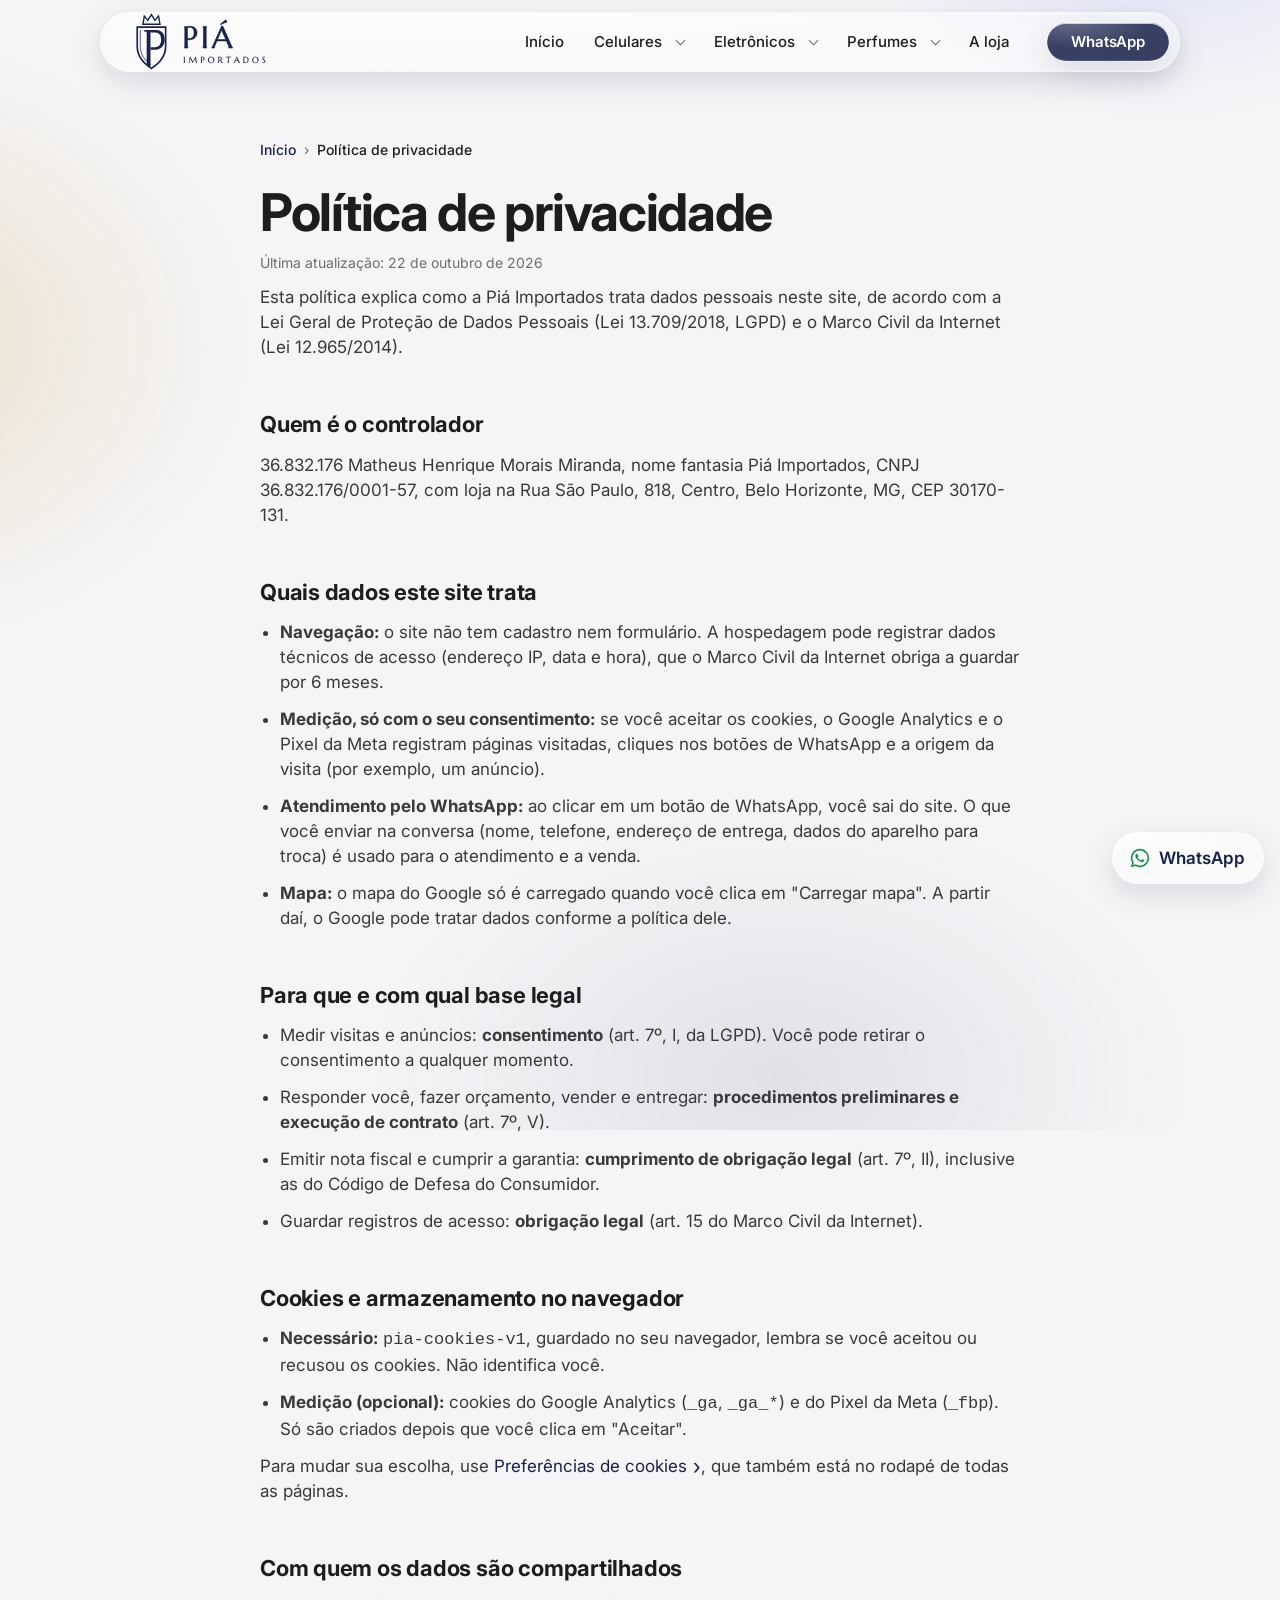
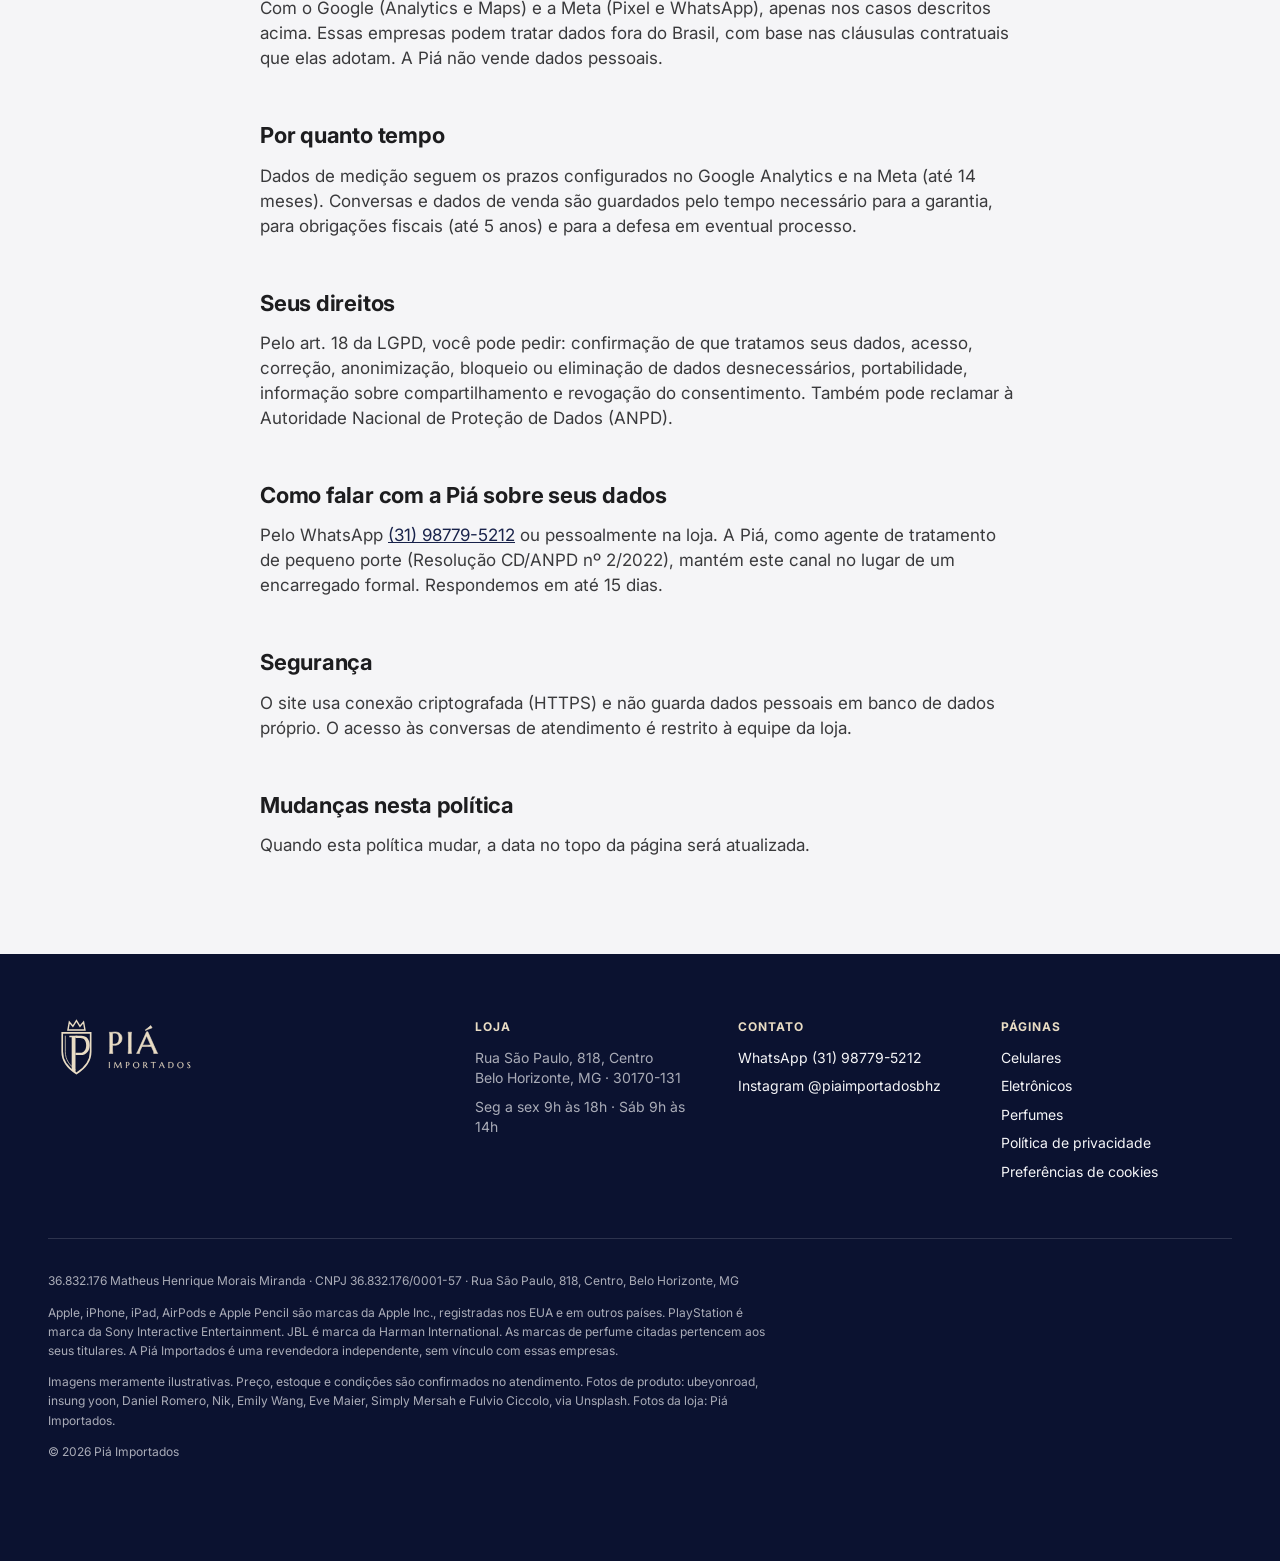
<file: privacidade.html>
<!doctype html>
<html lang="pt-BR">
<head>
  <meta charset="utf-8">
  <meta name="viewport" content="width=device-width, initial-scale=1, viewport-fit=cover">
  <title>Política de privacidade · Piá Importados</title>
  <meta name="description" content="Como a Piá Importados trata dados pessoais e cookies neste site, conforme a Lei Geral de Proteção de Dados (Lei 13.709/2018).">
  <meta name="robots" content="noindex, follow">
  <meta name="theme-color" content="#f5f5f7">
  <link rel="icon" href="assets/brand/favicon.ico" sizes="48x48">
  <link rel="icon" type="image/png" sizes="32x32" href="assets/brand/favicon-32.png">
  <link rel="icon" type="image/png" sizes="16x16" href="assets/brand/favicon-16.png">
  <link rel="apple-touch-icon" sizes="180x180" href="assets/brand/apple-touch-icon-180.png">
  <link rel="manifest" href="site.webmanifest">
  <link rel="preconnect" href="https://fonts.googleapis.com">
  <link rel="preconnect" href="https://fonts.gstatic.com" crossorigin>
  <link href="https://fonts.googleapis.com/css2?family=Inter:wght@400;500;600;700&display=swap" rel="stylesheet">
  <script>document.documentElement.classList.add("js")</script>
  <link rel="stylesheet" href="assets/css/tokens.css">
  <link rel="stylesheet" href="assets/css/style.css">
</head>
<body>
  <a class="pular" href="#conteudo">Pular para o conteúdo</a>
  <svg class="sr-only" aria-hidden="true" focusable="false">
    <filter id="refracao" x="0" y="0" width="100%" height="100%">
      <feTurbulence type="fractalNoise" baseFrequency="0.008 0.012" numOctaves="2" seed="7" result="ruido"/>
      <feGaussianBlur in="ruido" stdDeviation="2" result="ruidoSuave"/>
      <feDisplacementMap in="SourceGraphic" in2="ruidoSuave" scale="18" xChannelSelector="R" yChannelSelector="G"/>
    </filter>
  </svg>

  <!-- @topo -->
  <header class="topo" data-topo>
    <nav class="topo__barra vidro vidro--claro vidro--refrata" aria-label="Principal">
      <a class="topo__logo" href="index.html" aria-label="Piá Importados, página inicial">
        <img src="assets/brand/logo-horizontal-marinho.svg" alt="Piá Importados" width="170" height="44">
      </a>

      <ul class="menu" data-menu>
        <li class="menu__item"><a class="menu__link" href="index.html" data-pagina="index">Início</a></li>
        <li class="menu__item menu__item--sub">
          <a class="menu__link" href="iphone.html" data-pagina="iphone">Celulares</a>
          <button class="menu__abrir" type="button" aria-expanded="false" aria-controls="sub-celulares" aria-label="Mostrar seções de Celulares" data-gatilho><span class="menu__seta" aria-hidden="true"></span></button>
          <div class="submenu vidro vidro--claro" id="sub-celulares" data-submenu>
            <p class="submenu__titulo">Em Celulares</p>
            <a href="iphone.html#iphone-18-pro">iPhone 18 Pro e Pro Max<small>Lançamento, quatro cores</small></a>
            <a href="iphone.html#linha-17">Linha 17 e anteriores<small>Lacrados</small></a>
            <a href="iphone.html#seminovos">Seminovos<small>Condições informadas antes da compra</small></a>
            <a href="iphone.html#troca">Troca do seu usado<small>Seu iPhone como parte do pagamento</small></a>
          </div>
        </li>
        <li class="menu__item menu__item--sub">
          <a class="menu__link" href="eletronicos.html" data-pagina="eletronicos">Eletrônicos</a>
          <button class="menu__abrir" type="button" aria-expanded="false" aria-controls="sub-eletronicos" aria-label="Mostrar seções de Eletrônicos" data-gatilho><span class="menu__seta" aria-hidden="true"></span></button>
          <div class="submenu vidro vidro--claro" id="sub-eletronicos" data-submenu>
            <p class="submenu__titulo">Em Eletrônicos</p>
            <a href="eletronicos.html#ipad">iPad e Apple Pencil</a>
            <a href="eletronicos.html#airpods">AirPods</a>
            <a href="eletronicos.html#playstation">PlayStation 5</a>
            <a href="eletronicos.html#jbl">Caixas JBL</a>
          </div>
        </li>
        <li class="menu__item menu__item--sub">
          <a class="menu__link" href="perfumes.html" data-pagina="perfumes">Perfumes</a>
          <button class="menu__abrir" type="button" aria-expanded="false" aria-controls="sub-perfumes" aria-label="Mostrar seções de Perfumes" data-gatilho><span class="menu__seta" aria-hidden="true"></span></button>
          <div class="submenu vidro vidro--claro" id="sub-perfumes" data-submenu>
            <p class="submenu__titulo">Em Perfumes</p>
            <a href="perfumes.html#femininos">Femininos</a>
            <a href="perfumes.html#masculinos">Masculinos</a>
            <a href="perfumes.html#como-comprar">Como comprar</a>
          </div>
        </li>
        <li class="menu__item"><a class="menu__link" href="index.html#loja">A loja</a></li>
      </ul>

      <a class="botao botao--azul botao--p topo__cta vidro" href="https://wa.me/5531987795212" data-wa="Olá! Vim pelo site da Piá e quero falar com vocês." data-wa-origem="menu">WhatsApp</a>
      <button class="topo__abrir" type="button" aria-expanded="false" aria-controls="menu-celular" data-abrir-menu>
        <span class="topo__abrir-texto">Menu</span><span class="topo__hamburguer" aria-hidden="true"></span>
      </button>
    </nav>

    <div class="gaveta vidro vidro--claro" id="menu-celular" data-gaveta hidden>
      <a class="gaveta__pagina" href="index.html" data-pagina="index">Início</a>
      <div class="gaveta__grupo">
        <a class="gaveta__pagina" href="iphone.html" data-pagina="iphone">Celulares <span aria-hidden="true">›</span></a>
        <a href="iphone.html#iphone-18-pro">iPhone 18 Pro e Pro Max</a>
        <a href="iphone.html#linha-17">Linha 17 e anteriores</a>
        <a href="iphone.html#seminovos">Seminovos</a>
        <a href="iphone.html#troca">Troca do seu usado</a>
      </div>
      <div class="gaveta__grupo">
        <a class="gaveta__pagina" href="eletronicos.html" data-pagina="eletronicos">Eletrônicos <span aria-hidden="true">›</span></a>
        <a href="eletronicos.html#ipad">iPad e Apple Pencil</a>
        <a href="eletronicos.html#airpods">AirPods</a>
        <a href="eletronicos.html#playstation">PlayStation 5</a>
        <a href="eletronicos.html#jbl">Caixas JBL</a>
      </div>
      <div class="gaveta__grupo">
        <a class="gaveta__pagina" href="perfumes.html" data-pagina="perfumes">Perfumes <span aria-hidden="true">›</span></a>
        <a href="perfumes.html#femininos">Femininos</a>
        <a href="perfumes.html#masculinos">Masculinos</a>
        <a href="perfumes.html#como-comprar">Como comprar</a>
      </div>
      <a class="gaveta__pagina" href="index.html#avaliacoes">Avaliações</a>
      <a class="gaveta__pagina" href="index.html#loja">A loja e o horário</a>
      <a class="botao botao--azul gaveta__cta vidro" href="https://wa.me/5531987795212" data-wa="Olá! Vim pelo site da Piá e quero falar com vocês." data-wa-origem="menu-celular">Falar no WhatsApp</a>
    </div>
  </header>

  <nav class="abas vidro vidro--claro vidro--refrata" aria-label="Abas do site">
    <a class="abas__item" href="index.html" data-pagina="index">
      <svg viewBox="0 0 24 24" aria-hidden="true"><path d="M4 10.5 12 4l8 6.5V20a1 1 0 0 1-1 1h-4.5v-6h-5v6H5a1 1 0 0 1-1-1z"/></svg>
      <span>Início</span>
    </a>
    <a class="abas__item" href="iphone.html" data-pagina="iphone">
      <svg viewBox="0 0 24 24" aria-hidden="true"><rect x="6.5" y="2.5" width="11" height="19" rx="2.6"/><path d="M10.5 5h3"/></svg>
      <span>Celulares</span>
    </a>
    <a class="abas__item" href="eletronicos.html" data-pagina="eletronicos">
      <svg viewBox="0 0 24 24" aria-hidden="true"><path d="M4 15.5V12a8 8 0 0 1 16 0v3.5"/><rect x="3.5" y="14" width="4.5" height="6.5" rx="1.6"/><rect x="16" y="14" width="4.5" height="6.5" rx="1.6"/></svg>
      <span>Eletrônicos</span>
    </a>
    <a class="abas__item" href="perfumes.html" data-pagina="perfumes">
      <svg viewBox="0 0 24 24" aria-hidden="true"><rect x="6" y="9" width="12" height="12" rx="3"/><path d="M10 9V6.5h4V9M9.5 4h5"/></svg>
      <span>Perfumes</span>
    </a>
    <a class="abas__item abas__item--whats" href="https://wa.me/5531987795212" data-wa="Olá! Vim pelo site da Piá e quero falar com vocês." data-wa-origem="abas">
      <svg viewBox="0 0 24 24" aria-hidden="true"><path d="M12 3a9 9 0 0 0-7.8 13.5L3 21l4.6-1.2A9 9 0 1 0 12 3Z"/><path d="M9 9.2c.2 2.6 2.9 5.3 5.6 5.6l1-1.3-1.8-.9-.8.8c-1-.4-2-1.4-2.4-2.4l.8-.8-.9-1.8z"/></svg>
      <span>WhatsApp</span>
    </a>
  </nav>
  <!-- /@topo -->

  <main id="conteudo" class="texto-legal">
    <div class="largura largura--leitura">
      <nav class="caminho" aria-label="Você está em"><a href="index.html">Início</a><span aria-hidden="true">›</span><span aria-current="page">Política de privacidade</span></nav>
      <h1>Política de privacidade</h1>
      <p class="atualizado">Última atualização: 22 de outubro de 2026</p>

      <p>Esta política explica como a Piá Importados trata dados pessoais neste site, de acordo com a Lei Geral de Proteção de Dados Pessoais (Lei 13.709/2018, LGPD) e o Marco Civil da Internet (Lei 12.965/2014).</p>

      <h2>Quem é o controlador</h2>
      <p><span data-razao-social>36.832.176 Matheus Henrique Morais Miranda</span>, nome fantasia Piá Importados, CNPJ <span data-cnpj>36.832.176/0001-57</span>, com loja na Rua São Paulo, 818, Centro, Belo Horizonte, MG, CEP 30170-131.</p>

      <h2>Quais dados este site trata</h2>
      <ul>
        <li><strong>Navegação:</strong> o site não tem cadastro nem formulário. A hospedagem pode registrar dados técnicos de acesso (endereço IP, data e hora), que o Marco Civil da Internet obriga a guardar por 6 meses.</li>
        <li><strong>Medição, só com o seu consentimento:</strong> se você aceitar os cookies, o Google Analytics e o Pixel da Meta registram páginas visitadas, cliques nos botões de WhatsApp e a origem da visita (por exemplo, um anúncio).</li>
        <li><strong>Atendimento pelo WhatsApp:</strong> ao clicar em um botão de WhatsApp, você sai do site. O que você enviar na conversa (nome, telefone, endereço de entrega, dados do aparelho para troca) é usado para o atendimento e a venda.</li>
        <li><strong>Mapa:</strong> o mapa do Google só é carregado quando você clica em "Carregar mapa". A partir daí, o Google pode tratar dados conforme a política dele.</li>
      </ul>

      <h2>Para que e com qual base legal</h2>
      <ul>
        <li>Medir visitas e anúncios: <strong>consentimento</strong> (art. 7º, I, da LGPD). Você pode retirar o consentimento a qualquer momento.</li>
        <li>Responder você, fazer orçamento, vender e entregar: <strong>procedimentos preliminares e execução de contrato</strong> (art. 7º, V).</li>
        <li>Emitir nota fiscal e cumprir a garantia: <strong>cumprimento de obrigação legal</strong> (art. 7º, II), inclusive as do Código de Defesa do Consumidor.</li>
        <li>Guardar registros de acesso: <strong>obrigação legal</strong> (art. 15 do Marco Civil da Internet).</li>
      </ul>

      <h2 id="cookies">Cookies e armazenamento no navegador</h2>
      <ul>
        <li><strong>Necessário:</strong> <code>pia-cookies-v1</code>, guardado no seu navegador, lembra se você aceitou ou recusou os cookies. Não identifica você.</li>
        <li><strong>Medição (opcional):</strong> cookies do Google Analytics (<code>_ga</code>, <code>_ga_*</code>) e do Pixel da Meta (<code>_fbp</code>). Só são criados depois que você clica em "Aceitar".</li>
      </ul>
      <p>Para mudar sua escolha, use <button class="link-seta" type="button" data-abrir-cookies style="background:none;border:0;padding:0;cursor:pointer;font:inherit">Preferências de cookies</button>, que também está no rodapé de todas as páginas.</p>

      <h2>Com quem os dados são compartilhados</h2>
      <p>Com o Google (Analytics e Maps) e a Meta (Pixel e WhatsApp), apenas nos casos descritos acima. Essas empresas podem tratar dados fora do Brasil, com base nas cláusulas contratuais que elas adotam. A Piá não vende dados pessoais.</p>

      <h2>Por quanto tempo</h2>
      <p>Dados de medição seguem os prazos configurados no Google Analytics e na Meta (até 14 meses). Conversas e dados de venda são guardados pelo tempo necessário para a garantia, para obrigações fiscais (até 5 anos) e para a defesa em eventual processo.</p>

      <h2>Seus direitos</h2>
      <p>Pelo art. 18 da LGPD, você pode pedir: confirmação de que tratamos seus dados, acesso, correção, anonimização, bloqueio ou eliminação de dados desnecessários, portabilidade, informação sobre compartilhamento e revogação do consentimento. Também pode reclamar à Autoridade Nacional de Proteção de Dados (ANPD).</p>

      <h2>Como falar com a Piá sobre seus dados</h2>
      <p>Pelo WhatsApp <a href="https://wa.me/5531987795212" data-wa="Olá! Quero fazer um pedido sobre meus dados pessoais (LGPD)." data-wa-origem="privacidade"><span data-whatsapp-exibicao>(31) 98779-5212</span></a> ou pessoalmente na loja. A Piá, como agente de tratamento de pequeno porte (Resolução CD/ANPD nº 2/2022), mantém este canal no lugar de um encarregado formal. Respondemos em até 15 dias.</p>

      <h2>Segurança</h2>
      <p>O site usa conexão criptografada (HTTPS) e não guarda dados pessoais em banco de dados próprio. O acesso às conversas de atendimento é restrito à equipe da loja.</p>

      <h2>Mudanças nesta política</h2>
      <p>Quando esta política mudar, a data no topo da página será atualizada.</p>
    </div>
  </main>

  <!-- @rodape -->
  <footer class="rodape">
    <div class="largura">
      <div class="rodape__topo">
        <img src="assets/brand/logo-horizontal-creme.svg" width="170" height="44" alt="Piá Importados" loading="lazy">
        <div class="rodape__colunas">
          <div>
            <h3>Loja</h3>
            <p>Rua São Paulo, 818, Centro<br>Belo Horizonte, MG · 30170-131</p>
            <p>Seg a sex 9h às 18h · Sáb 9h às 14h</p>
          </div>
          <div>
            <h3>Contato</h3>
            <p><a href="https://wa.me/5531987795212" data-wa="Olá! Vim pelo site da Piá." data-wa-origem="rodape">WhatsApp <span data-whatsapp-exibicao>(31) 98779-5212</span></a></p>
            <p><a href="https://www.instagram.com/piaimportadosbhz/" target="_blank" rel="noopener">Instagram @piaimportadosbhz</a></p>
          </div>
          <div>
            <h3>Páginas</h3>
            <p><a href="iphone.html">Celulares</a></p>
            <p><a href="eletronicos.html">Eletrônicos</a></p>
            <p><a href="perfumes.html">Perfumes</a></p>
            <p><a href="privacidade.html">Política de privacidade</a></p>
            <p><button class="rodape__link" type="button" data-abrir-cookies>Preferências de cookies</button></p>
          </div>
        </div>
      </div>
      <div class="rodape__legal">
        <p><span data-razao-social>36.832.176 Matheus Henrique Morais Miranda</span> · CNPJ <span data-cnpj>36.832.176/0001-57</span> · Rua São Paulo, 818, Centro, Belo Horizonte, MG</p>
        <p>Apple, iPhone, iPad, AirPods e Apple Pencil são marcas da Apple Inc., registradas nos EUA e em outros países. PlayStation é marca da Sony Interactive Entertainment. JBL é marca da Harman International. As marcas de perfume citadas pertencem aos seus titulares. A Piá Importados é uma revendedora independente, sem vínculo com essas empresas.</p>
        <p>Imagens meramente ilustrativas. Preço, estoque e condições são confirmados no atendimento. Fotos de produto: ubeyonroad, insung yoon, Daniel Romero, Nik, Emily Wang, Eve Maier, Simply Mersah e Fulvio Ciccolo, via Unsplash. Fotos da loja: Piá Importados.</p>
        <p>© <span data-ano>2026</span> Piá Importados</p>
      </div>
    </div>
  </footer>

  <a class="flutuante vidro vidro--claro" href="https://wa.me/5531987795212" data-wa="Olá! Vim pelo site da Piá e quero falar com vocês." data-wa-origem="flutuante" aria-label="Falar no WhatsApp">
    <svg viewBox="0 0 24 24" width="22" height="22" aria-hidden="true"><path fill="currentColor" d="M12 2a10 10 0 0 0-8.6 15.1L2 22l5-1.3A10 10 0 1 0 12 2Zm0 18.2a8.2 8.2 0 0 1-4.2-1.1l-.3-.2-3 .8.8-2.9-.2-.3A8.2 8.2 0 1 1 12 20.2Zm4.5-6.1c-.2-.1-1.5-.7-1.7-.8-.2-.1-.4-.1-.6.1l-.8 1c-.1.2-.3.2-.5.1a6.7 6.7 0 0 1-3.3-2.9c-.3-.4.2-.4.7-1.4.1-.2 0-.3 0-.4l-.8-1.8c-.2-.5-.4-.4-.6-.4h-.5c-.2 0-.4.1-.6.3-.2.2-.8.8-.8 2s.8 2.3.9 2.5c.1.2 1.6 2.5 4 3.5 1.5.6 2.1.7 2.8.6.5-.1 1.5-.6 1.7-1.2.2-.6.2-1.1.2-1.2-.1-.1-.2-.2-.4-.3Z"/></svg>
    <span class="flutuante__texto">WhatsApp</span>
  </a>

  <div class="cookies vidro vidro--claro" data-cookies role="dialog" aria-live="polite" aria-label="Aviso de cookies" hidden>
    <p>Usamos cookies de medição (Google Analytics e Meta) apenas se você permitir. Eles ajudam a entender quais anúncios trazem visitas. <a href="privacidade.html#cookies">Saiba mais</a></p>
    <div class="cookies__acoes">
      <button class="botao botao--contorno botao--p vidro" type="button" data-cookies-recusar>Recusar</button>
      <button class="botao botao--azul botao--p vidro" type="button" data-cookies-aceitar>Aceitar</button>
    </div>
  </div>
  <!-- /@rodape -->

  <script src="assets/js/config.js"></script>
  <script src="assets/js/main.js" defer></script>
</body>
</html>
</file>
<file: assets/css/tokens.css>
/* Piá Importados: tokens da identidade visual (v1.0, out/2026)
   Fonte única de cores, tipografia, espaçamento, vidro e movimento.
   O site importa este arquivo; qualquer peça nova deve partir daqui. */

:root {
  /* Cor: marca (tirada da sacola e do cartão de entrega) */
  --azul-pia: #18224a;        /* azul-marinho da sacola */
  --azul-noite: #0b1230;      /* fundo das seções escuras */
  --azul-tinta: #22306a;      /* hover e estados do azul */
  --creme-pia: #e9dcc4;       /* creme do brasão impresso */
  --creme-claro: #f6f1e7;     /* fundo editorial (equipe, perfumes) */

  /* Cor: neutros de vitrine (base clara estilo Apple) */
  --papel: #f5f5f7;           /* fundo claro principal */
  --branco: #ffffff;
  --grafite: #1d1d1f;         /* texto principal no claro */
  --grafite-2: #6e6e73;       /* texto secundário no claro */
  --linha: rgba(29, 29, 31, 0.1);

  /* Cor: texto no escuro */
  --texto-claro: #f5f5f7;
  --texto-claro-2: rgba(245, 245, 247, 0.68);
  --linha-clara: rgba(255, 255, 255, 0.14);

  /* Cor: funcional */
  --estrela: #f5b301;         /* só nas estrelas de avaliação */
  --whatsapp: #1f8f4e;        /* só no ícone do WhatsApp, nunca em blocos */
  --foco: #4c7dff;            /* anel de foco acessível */

  /* Cores dos iPhone 18 Pro (rótulos e swatches) */
  --ip-burgundy: #4a1420;
  --ip-glacier: #c9dbe8;
  --ip-preto: #1d1e21;
  --ip-prata: #d9dadd;

  /* Tipografia: San Francisco no ecossistema Apple, Inter como reserva aberta */
  --fonte: -apple-system, BlinkMacSystemFont, "SF Pro Display", "SF Pro Text", "Inter", "Helvetica Neue", Arial, sans-serif;
  --fonte-editorial: ui-serif, "New York", "Iowan Old Style", "Times New Roman", serif; /* só na página de perfumes */

  --t-hero: clamp(2.75rem, 6.2vw, 5.75rem);     /* 44 → 92px */
  --t-h2: clamp(2rem, 4.6vw, 3.75rem);         /* 32 → 60px */
  --t-h3: clamp(1.375rem, 2.2vw, 1.75rem);     /* 22 → 28px */
  --t-lead: clamp(1.125rem, 1.6vw, 1.375rem);  /* 18 → 22px */
  --t-corpo: 1.0625rem;                        /* 17px, o corpo da apple.com */
  --t-pequeno: 0.875rem;                       /* 14px */
  --t-eyebrow: 0.8125rem;                      /* 13px, caixa-alta espaçada */

  --peso-titulo: 600;
  --peso-corpo: 400;
  --tracking-titulo: -0.022em;
  --tracking-eyebrow: 0.14em;

  /* Espaço (base 4) */
  --e-1: 4px; --e-2: 8px; --e-3: 12px; --e-4: 16px; --e-5: 24px;
  --e-6: 32px; --e-7: 48px; --e-8: 64px; --e-9: 96px; --e-10: 144px;
  --gutter: clamp(16px, 4vw, 48px);
  --largura: 1200px;
  --leitura: 640px;

  /* Forma */
  --raio-s: 12px;
  --raio-m: 22px;
  --raio-l: 32px;
  --raio-pill: 999px;

  /* Liquid Glass */
  --vidro-claro-fundo: rgba(255, 255, 255, 0.56);
  --vidro-claro-borda: rgba(255, 255, 255, 0.7);
  --vidro-escuro-fundo: rgba(24, 34, 74, 0.38);
  --vidro-escuro-borda: rgba(255, 255, 255, 0.18);
  --vidro-blur: 20px;
  --vidro-saturacao: 180%;
  --vidro-brilho: inset 0 1px 0 rgba(255, 255, 255, 0.75), inset 0 -1px 0 rgba(255, 255, 255, 0.12);
  --vidro-sombra: 0 10px 30px rgba(11, 18, 48, 0.14);

  /* Movimento (curvas da linha Emil Kowalski) */
  --ease-out: cubic-bezier(0.23, 1, 0.32, 1);
  --ease-in-out: cubic-bezier(0.77, 0, 0.175, 1);
  --ease-drawer: cubic-bezier(0.32, 0.72, 0, 1);
  --d-press: 140ms;
  --d-ui: 200ms;
  --d-revelar: 700ms;
}
</file>
<file: assets/css/style.css>
/* Piá Importados: estilos do site. Tokens em tokens.css. */

/* Base */
*, *::before, *::after { box-sizing: border-box; }
html { -webkit-text-size-adjust: 100%; scroll-padding-top: 96px; }
body {
  margin: 0;
  font-family: var(--fonte);
  font-size: var(--t-corpo);
  line-height: 1.47;
  color: var(--grafite);
  background: var(--papel);
  -webkit-font-smoothing: antialiased;
  text-rendering: optimizeLegibility;
  overflow-x: clip;
}
img { display: block; max-width: 100%; height: auto; }
a { color: inherit; }
button { font: inherit; color: inherit; }
h1, h2, h3, p, ul, ol, dl, figure, blockquote { margin: 0; }
ul, ol { padding: 0; list-style: none; }

.sr-only {
  position: absolute !important; width: 1px; height: 1px; padding: 0; margin: -1px;
  overflow: hidden; clip: rect(0 0 0 0); white-space: nowrap; border: 0;
}
.pular {
  position: fixed; left: 16px; top: -60px; z-index: 100;
  padding: 10px 16px; border-radius: var(--raio-pill);
  background: var(--azul-pia); color: var(--branco); text-decoration: none;
  transition: transform var(--d-ui) var(--ease-out);
}
.pular:focus { transform: translateY(76px); }

:focus-visible { outline: 3px solid var(--foco); outline-offset: 3px; border-radius: 6px; }

.largura { width: min(100% - 2 * var(--gutter), var(--largura)); margin-inline: auto; }
.largura--leitura { width: min(100% - 2 * var(--gutter), 760px); }

/* Tipografia */
.eyebrow {
  font-size: var(--t-eyebrow); font-weight: 600; letter-spacing: var(--tracking-eyebrow);
  text-transform: uppercase; color: var(--azul-pia); margin-bottom: var(--e-4);
}
.eyebrow--creme { color: var(--creme-pia); }
.titulo-2 {
  font-size: var(--t-h2); font-weight: var(--peso-titulo); line-height: 1.06;
  letter-spacing: var(--tracking-titulo); text-wrap: balance;
}
.lead-secao {
  font-size: var(--t-lead); line-height: 1.4; color: var(--grafite-2);
  max-width: 38ch; margin-top: var(--e-5); text-wrap: pretty;
}
.lead-secao--claro { color: var(--texto-claro-2); }

.escuro { position: relative; isolation: isolate; overflow: clip; background: var(--azul-noite); color: var(--texto-claro); }

/* Fundo vivo: luzes suaves nas cores da loja, derivando devagar (só transform).
   Claro: uma camada fixa atrás da página inteira. Escuro: uma camada por seção. */
body::before {
  content: ""; position: fixed; inset: -18vmax; z-index: -1; pointer-events: none;
  background:
    radial-gradient(38vmax 30vmax at 80% 6%, rgba(75, 91, 255, 0.17), transparent 70%),
    radial-gradient(42vmax 34vmax at 6% 42%, rgba(233, 220, 196, 0.9), transparent 70%),
    radial-gradient(46vmax 30vmax at 58% 96%, rgba(24, 34, 74, 0.09), transparent 70%);
  animation: deriva 34s var(--ease-in-out) infinite alternate;
}
.perfumes::before {
  background:
    radial-gradient(40vmax 32vmax at 82% 10%, rgba(233, 220, 196, 0.95), transparent 70%),
    radial-gradient(40vmax 34vmax at 8% 50%, rgba(214, 170, 140, 0.35), transparent 70%),
    radial-gradient(46vmax 30vmax at 55% 96%, rgba(75, 91, 255, 0.08), transparent 70%);
}
.escuro::before {
  content: ""; position: absolute; inset: -20%; z-index: -1; pointer-events: none;
  background:
    radial-gradient(40% 42% at 14% 12%, rgba(75, 91, 255, 0.45), transparent 70%),
    radial-gradient(34% 40% at 88% 48%, rgba(122, 92, 255, 0.22), transparent 70%),
    radial-gradient(44% 30% at 42% 100%, rgba(233, 220, 196, 0.1), transparent 70%);
  animation: deriva 38s var(--ease-in-out) infinite alternate-reverse;
}
@keyframes deriva {
  from { transform: translate3d(-2%, -1.5%, 0) rotate(0deg) scale(1); }
  to { transform: translate3d(2%, 2%, 0) rotate(5deg) scale(1.05); }
}

/* Liquid Glass
   Camadas: fundo translúcido + blur/saturação do que está atrás,
   borda iluminada (::after) e reflexo especular que segue o cursor (::before). */
/* Uma receita só. Variáveis mudam a tinta; o tema escuro vem do contexto (.escuro). */
.vidro {
  --tinta: rgba(255, 255, 255, 0.46);
  --reflexo: rgba(255, 255, 255, 0.6);
  --aro: linear-gradient(140deg, rgba(255, 255, 255, 0.95), rgba(255, 255, 255, 0.18) 38%, rgba(255, 255, 255, 0.06) 62%, rgba(255, 255, 255, 0.65));
  --sombra-vidro: inset 0 1px 0 rgba(255, 255, 255, 0.7), inset 0 -1px 0 rgba(255, 255, 255, 0.12), 0 10px 30px rgba(11, 18, 48, 0.12);
  position: relative;
  isolation: isolate;
  background:
    radial-gradient(120% 120% at var(--mx, 20%) var(--my, 0%), var(--reflexo), transparent 55%),
    var(--tinta);
  -webkit-backdrop-filter: blur(var(--vidro-blur)) saturate(var(--vidro-saturacao));
  backdrop-filter: blur(var(--vidro-blur)) saturate(var(--vidro-saturacao));
  border: 1px solid transparent;
  box-shadow: var(--sombra-vidro);
}
.vidro::after {
  content: ""; position: absolute; inset: -1px; border-radius: inherit; pointer-events: none; padding: 1px;
  background: var(--aro);
  -webkit-mask: linear-gradient(#000 0 0) content-box, linear-gradient(#000 0 0);
  -webkit-mask-composite: xor;
  mask: linear-gradient(#000 0 0) content-box exclude, linear-gradient(#000 0 0);
}
.escuro .vidro, .vidro--escuro {
  --tinta: rgba(255, 255, 255, 0.07);
  --reflexo: rgba(255, 255, 255, 0.16);
  --aro: linear-gradient(140deg, rgba(255, 255, 255, 0.5), rgba(255, 255, 255, 0.08) 40%, rgba(255, 255, 255, 0.03) 60%, rgba(233, 220, 196, 0.35));
  --sombra-vidro: inset 0 1px 0 rgba(255, 255, 255, 0.2), 0 18px 50px rgba(0, 0, 0, 0.3);
}
/* Vidro interativo: mesmo hover e mesmo toque em todo o site.
   Usa translate/scale (propriedades próprias) para não brigar com o transform das animações. */
a.vidro, button.vidro {
  transition: translate 200ms var(--ease-out), scale 140ms var(--ease-out), box-shadow 200ms ease, color 200ms ease;
}
a.vidro:active, button.vidro:active { scale: 0.97; }
@media (hover: hover) and (pointer: fine) {
  a.vidro:hover, button.vidro:hover { translate: 0 -2px; }
}
/* Refração real só no Chromium (classe posta pelo JS) */
.refrata .vidro--refrata {
  -webkit-backdrop-filter: url(#refracao) blur(14px) saturate(var(--vidro-saturacao));
  backdrop-filter: url(#refracao) blur(14px) saturate(var(--vidro-saturacao));
}
@supports not ((backdrop-filter: blur(1px)) or (-webkit-backdrop-filter: blur(1px))) {
  .vidro { background: rgba(255, 255, 255, 0.92); }
  .vidro--escuro { background: rgba(24, 34, 74, 0.92); }
}

/* Botões */
/* Todo botão é vidro (classe .vidro). Primário = vidro tingido; secundário = vidro transparente. */
.botao {
  display: inline-flex; align-items: center; justify-content: center; gap: var(--e-2);
  min-height: 48px; padding: 0 var(--e-6); border-radius: var(--raio-pill);
  font-size: 1rem; font-weight: 600; text-decoration: none; letter-spacing: -0.01em;
  border: 0; cursor: pointer; white-space: nowrap; color: var(--grafite);
}
.botao--p { min-height: 38px; padding: 0 var(--e-5); font-size: 0.9375rem; }
.botao--azul { --tinta: rgba(24, 34, 74, 0.86); --reflexo: rgba(255, 255, 255, 0.22); color: var(--branco); }
.botao--creme, .escuro .botao--creme { --tinta: rgba(233, 220, 196, 0.92); --reflexo: rgba(255, 255, 255, 0.7); color: var(--azul-pia); }
.botao--vidro, .botao--contorno { color: var(--grafite); }
.escuro .botao--vidro { color: var(--texto-claro); }
@media (hover: hover) and (pointer: fine) {
  .botao--azul:hover { --tinta: rgba(34, 48, 106, 0.9); }
  .botao--creme:hover { --tinta: rgba(241, 231, 213, 0.95); }
}

.link-seta {
  display: inline-flex; align-items: center; gap: 6px; font-weight: 500;
  color: var(--azul-pia); text-decoration: none;
}
.link-seta::after { content: "›"; font-size: 1.25em; line-height: 1; transition: transform var(--d-ui) var(--ease-out); }
.link-seta--creme { color: var(--creme-pia); }
@media (hover: hover) and (pointer: fine) {
  .link-seta:hover { text-decoration: underline; text-underline-offset: 4px; }
  .link-seta:hover::after { transform: translateX(3px); }
}

/* Topo e menu */
.topo {
  position: fixed; inset: 12px 0 auto; z-index: 50;
  display: flex; flex-direction: column; align-items: center; pointer-events: none;
}
.topo__barra {
  pointer-events: auto;
  display: flex; align-items: center; gap: var(--e-5);
  width: min(100% - 24px, 1080px); height: 60px; padding: 0 10px 0 22px;
  border-radius: var(--raio-pill);
  transition: box-shadow var(--d-ui) ease, background-color var(--d-ui) ease;
}
.topo--rolado .topo__barra { --tinta: rgba(255, 255, 255, 0.72); }
.topo__logo { flex: none; }
.topo__logo img { width: 150px; height: auto; }
.menu { display: flex; align-items: center; gap: 2px; margin-left: auto; }
.menu__item { position: relative; }
.menu__item--sub { display: flex; align-items: center; }
.menu__link {
  display: inline-flex; align-items: center;
  height: 40px; padding: 0 14px; border-radius: var(--raio-pill);
  font-size: 0.9375rem; font-weight: 500; color: var(--grafite); text-decoration: none;
  transition: background-color var(--d-ui) ease, color var(--d-ui) ease;
}
.menu__item--sub .menu__link { padding-right: 4px; }
.menu__abrir {
  display: inline-grid; place-items: center; width: 28px; height: 40px; margin-right: 4px;
  border: 0; border-radius: var(--raio-pill); background: transparent; cursor: pointer; color: var(--grafite-2);
  transition: background-color var(--d-ui) ease;
}
.menu__seta {
  width: 7px; height: 7px; border-right: 1.5px solid currentColor; border-bottom: 1.5px solid currentColor;
  transform: translateY(-2px) rotate(45deg); transition: transform var(--d-ui) var(--ease-out);
}
.menu__abrir[aria-expanded="true"] .menu__seta { transform: translateY(1px) rotate(225deg); }
.menu__abrir[aria-expanded="true"] { background: rgba(29, 29, 31, 0.06); }
/* Aba atual: o visitante sempre sabe em que página está */
.menu__link[aria-current="page"] { background: linear-gradient(180deg, rgba(255, 255, 255, 0.18), transparent 60%), rgba(24, 34, 74, 0.88); box-shadow: inset 0 1px 0 rgba(255, 255, 255, 0.25), 0 4px 12px rgba(24, 34, 74, 0.2); color: var(--branco); padding-right: 14px; }
.menu__item--sub .menu__link[aria-current="page"] { margin-right: 4px; }
@media (hover: hover) and (pointer: fine) {
  .menu__link:not([aria-current="page"]):hover, .menu__abrir:hover { background: rgba(29, 29, 31, 0.06); }
}
.submenu {
  position: absolute; top: calc(100% + 12px); left: 50%;
  width: 290px; padding: 10px; border-radius: var(--raio-m);
  display: grid; gap: 2px;
  transform-origin: top center;
  opacity: 0; visibility: hidden;
  transform: translateX(-50%) scale(0.97) translateY(-4px);
  transition: opacity 180ms var(--ease-out), transform 180ms var(--ease-out), visibility 0s linear 180ms;
}
.submenu.is-aberto {
  opacity: 1; visibility: visible; transform: translateX(-50%) scale(1) translateY(0);
  transition: opacity 180ms var(--ease-out), transform 180ms var(--ease-out), visibility 0s;
}
.submenu__titulo { padding: 8px 12px 6px; font-size: 0.75rem; font-weight: 600; letter-spacing: 0.08em; text-transform: uppercase; color: var(--grafite-2); }
.submenu a {
  display: grid; padding: 10px 12px; border-radius: var(--raio-s);
  text-decoration: none; font-weight: 500; font-size: 0.9375rem;
  transition: background-color 150ms ease;
}
.submenu a small { font-size: 0.8125rem; font-weight: 400; color: var(--grafite-2); }
.submenu .submenu__todos { color: var(--azul-pia); border-top: 1px solid var(--linha); border-radius: 0 0 var(--raio-s) var(--raio-s); margin-top: 4px; }
@media (hover: hover) and (pointer: fine) {
  .submenu a:hover { background: rgba(24, 34, 74, 0.07); }
}
.topo__abrir {
  display: none; align-items: center; gap: 10px; height: 44px; padding: 0 16px; margin-left: auto;
  border: 0; border-radius: var(--raio-pill); background: rgba(24, 34, 74, 0.07); cursor: pointer;
  font-size: 0.9375rem; font-weight: 600; color: var(--azul-pia);
}
.topo__abrir .topo__hamburguer, .topo__abrir .topo__hamburguer::before, .topo__abrir .topo__hamburguer::after { background: var(--azul-pia); }
.topo__hamburguer, .topo__hamburguer::before, .topo__hamburguer::after {
  display: block; width: 18px; height: 1.5px; background: var(--grafite); border-radius: 2px;
  transition: transform var(--d-ui) var(--ease-out), opacity var(--d-ui) ease;
}
.topo__hamburguer { position: relative; }
.topo__hamburguer::before, .topo__hamburguer::after { content: ""; position: absolute; left: 0; }
.topo__hamburguer::before { transform: translateY(-6px); }
.topo__hamburguer::after { transform: translateY(6px); }
.topo__abrir[aria-expanded="true"] .topo__hamburguer { background: transparent; }
.topo__abrir[aria-expanded="true"] .topo__hamburguer::before { transform: rotate(45deg); }
.topo__abrir[aria-expanded="true"] .topo__hamburguer::after { transform: rotate(-45deg); }

.gaveta {
  pointer-events: auto;
  width: min(100% - 24px, 520px); margin-top: 10px; padding: var(--e-5);
  border-radius: var(--raio-l);
  display: grid; gap: var(--e-5);
  max-height: calc(100dvh - 100px); overflow-y: auto; overscroll-behavior: contain;
  transform-origin: top center;
  transition: opacity 220ms var(--ease-out), transform 220ms var(--ease-out);
}
.gaveta[hidden] { display: none; }
.gaveta.is-entrando { opacity: 0; transform: scale(0.97) translateY(-6px); }
.gaveta { gap: var(--e-2); }
.gaveta__pagina {
  display: flex; justify-content: space-between; align-items: center;
  padding: 12px 14px; border-radius: var(--raio-s);
  font-size: 1.1875rem; font-weight: 600; letter-spacing: -0.01em; text-decoration: none;
}
.gaveta__pagina[aria-current="page"] { background: linear-gradient(180deg, rgba(255, 255, 255, 0.18), transparent 60%), rgba(24, 34, 74, 0.88); box-shadow: inset 0 1px 0 rgba(255, 255, 255, 0.25); color: var(--branco); }
.gaveta__grupo { display: grid; padding-bottom: var(--e-2); border-bottom: 1px solid var(--linha); }
.gaveta__grupo a:not(.gaveta__pagina) { padding: 8px 14px 8px 28px; font-size: 1rem; color: var(--grafite-2); text-decoration: none; }
.gaveta__cta { width: 100%; margin-top: var(--e-3); }

@media (max-width: 1000px) {
  .menu, .topo__cta { display: none; }
  .topo__abrir { display: inline-flex; }
  .topo__barra { padding-right: 8px; }
}

/* Barra de abas no celular (estilo app) */
.abas { display: none; }
@media (max-width: 1000px) {
  .abas {
    position: fixed; left: 50%; bottom: calc(10px + env(safe-area-inset-bottom)); z-index: 48;
    transform: translateX(-50%);
    width: min(100% - 20px, 520px); height: 66px; padding: 6px;
    display: grid; grid-template-columns: repeat(5, 1fr); gap: 2px;
    border-radius: 26px;
  }
  .abas__item {
    display: grid; justify-items: center; align-content: center; gap: 3px;
    border-radius: 20px; text-decoration: none; color: var(--grafite-2);
    font-size: 0.6875rem; font-weight: 600; letter-spacing: -0.005em;
    transition: background-color var(--d-ui) ease, color var(--d-ui) ease, transform var(--d-press) var(--ease-out);
  }
  .abas__item:active { transform: scale(0.95); }
  .abas__item svg { width: 23px; height: 23px; fill: none; stroke: currentColor; stroke-width: 1.7; stroke-linecap: round; stroke-linejoin: round; }
  .abas__item[aria-current="page"] { background: rgba(24, 34, 74, 0.1); color: var(--azul-pia); }
  .abas__item--whats { color: var(--whatsapp); }
  body { padding-bottom: calc(86px + env(safe-area-inset-bottom)); }
}

/* Caminho (onde estou) e atalhos de navegação */
.caminho { display: flex; flex-wrap: wrap; align-items: center; gap: 8px; margin-bottom: var(--e-5); font-size: var(--t-pequeno); color: var(--grafite-2); }
.caminho a { color: var(--azul-pia); text-decoration: none; font-weight: 500; }
.caminho a:hover { text-decoration: underline; }
.caminho [aria-current="page"] { color: var(--grafite); font-weight: 500; }

.atalhos { padding: var(--e-7) 0 var(--e-8); }
.atalho img.contem { object-fit: contain; padding: 4px; }
.atalhos__titulo { font-size: var(--t-h3); font-weight: 600; letter-spacing: -0.015em; }
.atalhos__lista { margin-top: var(--e-5); display: grid; grid-template-columns: repeat(4, 1fr); gap: var(--e-3); }
.atalho {
  display: flex; align-items: center; gap: var(--e-4);
  padding: 10px 16px 10px 10px; border-radius: var(--raio-m);
  text-decoration: none; color: var(--grafite);
}
.atalho img { width: 64px; height: 64px; flex: none; border-radius: 14px; object-fit: cover; background: var(--papel); }
.atalho strong { display: block; font-size: 1.0625rem; font-weight: 600; letter-spacing: -0.01em; }
.atalho span { font-size: 0.8125rem; color: var(--azul-pia); font-weight: 500; }
@media (max-width: 900px) { .atalhos__lista { grid-template-columns: 1fr 1fr; } }
@media (max-width: 420px) { .atalho img { width: 52px; height: 52px; } .atalho { gap: var(--e-3); } }

.outras { padding: var(--e-9) 0; }
.outras .atalhos__lista { grid-template-columns: repeat(3, 1fr); }
@media (max-width: 900px) { .outras .atalhos__lista { grid-template-columns: 1fr; } }

/* Hero */
.hero {
  position: relative;
  display: grid; grid-template-columns: minmax(0, 1.2fr) minmax(0, 0.8fr); align-items: center;
  gap: var(--e-7);
  width: min(100% - 2 * var(--gutter), var(--largura)); margin-inline: auto;
  min-height: min(100svh, 980px); padding: 120px 0 var(--e-8);
}
.hero__texto { position: relative; z-index: 2; }
.hero__titulo {
  font-size: var(--t-hero); font-weight: 700; line-height: 1;
  letter-spacing: -0.035em; color: var(--grafite);
}
.hero__lead { margin-top: var(--e-5); font-size: var(--t-lead); color: var(--grafite-2); max-width: 30ch; line-height: 1.4; }
.hero__acoes { display: flex; flex-wrap: wrap; align-items: center; gap: var(--e-5); margin-top: var(--e-6); }
.selo {
  display: inline-flex; align-items: center; gap: 10px; margin-top: var(--e-7);
  padding: 10px 18px 10px 14px; border-radius: var(--raio-pill);
  font-size: 0.9375rem; color: var(--grafite); text-decoration: none;
}
.selo__estrelas { color: var(--estrela); letter-spacing: 1px; }
.hero__palco { position: relative; height: min(72vh, 680px); }
.hero__iphone {
  position: absolute; bottom: 6%; width: 40%; height: auto;
  filter: drop-shadow(0 30px 40px rgba(11, 18, 48, 0.22)) drop-shadow(0 6px 10px rgba(11, 18, 48, 0.12));
  will-change: transform;
}
.hero__iphone--a { left: 4%; transform: rotate(-9deg); z-index: 1; }
.hero__iphone--b { left: 30%; bottom: 11%; transform: rotate(-2deg); z-index: 2; }
.hero__iphone--c { left: 56%; transform: rotate(7deg); z-index: 3; width: 42%; }
.hero__legenda {
  position: absolute; bottom: 0; left: 0; right: 0; text-align: center;
  font-size: var(--t-pequeno); color: var(--grafite-2); letter-spacing: 0.02em;
}
.nota-ilustrativa { position: absolute; right: 0; bottom: 18px; font-size: 0.75rem; color: var(--grafite-2); }

@media (max-width: 860px) {
  .hero { grid-template-columns: 1fr; gap: var(--e-5); padding-top: 104px; min-height: auto; text-align: left; }
  .hero__palco { height: 92vw; max-height: 560px; }
  .selo { margin-top: var(--e-6); }
}

/* Números */
.numeros { padding: 0 var(--gutter) var(--e-6); }
.numeros__lista {
  width: min(100%, var(--largura)); margin-inline: auto; border-radius: var(--raio-l);
  display: grid; grid-template-columns: repeat(4, 1fr);
}
.numeros__lista li { display: grid; gap: 4px; padding: var(--e-6) var(--e-4); text-align: center; }
.numeros__lista li + li { border-left: 1px solid var(--linha); }
.numeros__lista strong { font-size: clamp(1.75rem, 3vw, 2.5rem); font-weight: 600; letter-spacing: -0.02em; color: var(--azul-pia); font-variant-numeric: tabular-nums; }
.numeros__lista li > span { font-size: var(--t-pequeno); color: var(--grafite-2); }
@media (max-width: 700px) {
  .numeros__lista { grid-template-columns: repeat(2, 1fr); }
  .numeros__lista li:nth-child(3) { border-left: 0; }
  .numeros__lista li:nth-child(n + 3) { border-top: 1px solid var(--linha); }
}

/* Destaque iPhone 18 Pro */
.destaque { overflow: clip; }
.destaque__fixo {
  width: min(100% - 2 * var(--gutter), var(--largura)); margin-inline: auto;
  min-height: 100svh; padding: 120px 0 var(--e-8);
  display: grid; grid-template-columns: minmax(0, 1fr) minmax(0, 1fr); align-items: center; gap: var(--e-7);
}
.destaque__lead { margin-top: var(--e-4); font-size: var(--t-lead); color: var(--texto-claro-2); }
.cores { display: flex; flex-wrap: wrap; gap: 10px; margin-top: var(--e-6); }
.cor {
  display: inline-flex; align-items: center; gap: 10px;
  min-height: 44px; padding: 6px 16px 6px 6px; border-radius: var(--raio-pill);
  border: 0; cursor: pointer;
  color: var(--texto-claro); font-size: 0.9375rem; font-weight: 500;
}
.cor__amostra { width: 30px; height: 30px; border-radius: 50%; background: var(--c); box-shadow: inset 0 0 0 1px rgba(255, 255, 255, 0.35), inset 0 -6px 10px rgba(0, 0, 0, 0.25); }
.cor[aria-pressed="true"] { --tinta: rgba(233, 220, 196, 0.9); --reflexo: rgba(255, 255, 255, 0.6); color: var(--azul-pia); }
.cores__atual { margin-top: var(--e-3); font-size: var(--t-pequeno); color: var(--texto-claro-2); }
.destaque__pontos { display: grid; gap: var(--e-3); margin: var(--e-6) 0; }
.destaque__pontos li { position: relative; padding-left: 28px; color: var(--texto-claro); max-width: 40ch; }
.destaque__pontos li::before { content: ""; position: absolute; left: 0; top: 0.5em; width: 14px; height: 1.5px; background: var(--creme-pia); }
.destaque__nota { margin-top: var(--e-4); font-size: var(--t-pequeno); color: var(--texto-claro-2); }
.destaque__palco { position: relative; display: grid; place-items: center; height: min(78vh, 760px); }
.destaque__brilho {
  position: absolute; width: 70%; aspect-ratio: 1; border-radius: 50%;
  background: radial-gradient(circle, rgba(233, 220, 196, 0.28), rgba(76, 90, 180, 0.12) 45%, transparent 70%);
  filter: blur(20px);
}
.destaque__iphone {
  position: absolute; top: 0; bottom: 0; left: 0; right: 0; margin: auto;
  height: 100%; width: auto; max-width: 100%; object-fit: contain;
  filter: drop-shadow(0 40px 60px rgba(0, 0, 0, 0.5));
  transition: opacity 200ms var(--ease-out), filter 200ms var(--ease-out);
}
.destaque__iphone.is-trocando { opacity: 0.2; filter: blur(6px) drop-shadow(0 40px 60px rgba(0, 0, 0, 0.5)); }
@media (max-width: 860px) {
  .destaque__fixo { grid-template-columns: 1fr; min-height: auto; padding-top: var(--e-9); }
  .destaque__palco { height: 100vw; max-height: 560px; order: -1; }
}

/* Vitrine (bento) */
.vitrine { padding: var(--e-10) 0 var(--e-9); }
.bento {
  margin-top: var(--e-7);
  display: grid; gap: var(--e-4);
  grid-template-columns: repeat(3, 1fr);
  grid-template-areas: "a b c" "a d d" "e e e";
}
.bento__card {
  position: relative; overflow: hidden; border-radius: var(--raio-l);
  background: rgba(255, 255, 255, 0.35); text-decoration: none; color: var(--grafite);
  min-height: 300px; display: flex; flex-direction: column;
  box-shadow: 0 10px 30px rgba(11, 18, 48, 0.1);
  transition: translate 200ms var(--ease-out), scale 140ms var(--ease-out), box-shadow 200ms ease;
}
.bento__card:nth-child(1) { grid-area: a; }
.bento__card:nth-child(2) { grid-area: b; }
.bento__card:nth-child(3) { grid-area: c; }
.bento__card:nth-child(4) { grid-area: d; }
.bento__card:nth-child(5) { grid-area: e; }
.bento__card:active { scale: 0.985; }
@media (hover: hover) and (pointer: fine) {
  .bento__card:hover { translate: 0 -2px; box-shadow: 0 20px 50px rgba(11, 18, 48, 0.16); }
  .bento__card:hover .bento__seta { transform: translateX(3px); }
}
.bento__img { position: absolute; inset: 0; overflow: hidden; }
.bento__img img { width: 100%; height: 100%; object-fit: cover; }
.bento__img--branco { background: #fff; }
.bento__img--branco img { object-fit: cover; }
.bento__texto {
  position: relative; margin: auto var(--e-3) var(--e-3); padding: var(--e-4) var(--e-5);
  border-radius: calc(var(--raio-l) - var(--e-3));
}
.bento__texto h3 { font-size: var(--t-h3); font-weight: 600; letter-spacing: -0.015em; }
.bento__texto p { margin-top: 4px; color: var(--grafite-2); }
.bento__seta {
  position: absolute; top: var(--e-4); right: var(--e-4);
  width: 40px; height: 40px; border-radius: 50%; display: grid; place-items: center;
  font-size: 1.125rem; transition: transform var(--d-ui) var(--ease-out);
}
.bento__card--escuro { background: var(--azul-noite); color: var(--texto-claro); min-height: 360px; }
.bento__card--escuro .bento__texto { --tinta: rgba(11, 18, 48, 0.42); --reflexo: rgba(255, 255, 255, 0.14); --aro: linear-gradient(140deg, rgba(255,255,255,.5), rgba(255,255,255,.06) 40%, rgba(233,220,196,.3)); }
.bento__card--escuro .bento__texto p { color: var(--texto-claro-2); }
.bento__card--escuro .bento__seta { color: var(--texto-claro); }
.bento__card--alto { min-height: 620px; }
@media (max-width: 860px) {
  .bento { grid-template-columns: 1fr 1fr; grid-template-areas: "a a" "b c" "d d" "e e"; }
  .bento__card--alto { min-height: 460px; }
  .bento__card { min-height: 240px; }
}
@media (max-width: 520px) {
  .bento { grid-template-columns: 1fr; grid-template-areas: "a" "b" "c" "d" "e"; }
}

/* Experiência */
.experiencia { padding: var(--e-9) 0; }
.experiencia__grade { display: grid; grid-template-columns: minmax(0, 0.9fr) minmax(0, 1fr); gap: var(--e-8); align-items: start; }
.experiencia__fotos { position: sticky; top: 100px; }
.experiencia__moldura { position: relative; aspect-ratio: 3 / 4; border-radius: var(--raio-l); overflow: hidden; background: var(--azul-pia); }
.experiencia__foto {
  position: absolute; inset: 0; width: 100%; height: 100%; object-fit: cover;
  opacity: 0; transform: scale(1.04); filter: blur(6px);
  transition: opacity 500ms var(--ease-out), transform 700ms var(--ease-out), filter 500ms var(--ease-out);
}
.experiencia__foto.is-ativa { opacity: 1; transform: scale(1); filter: blur(0); }
.passos { margin-top: var(--e-7); display: grid; }
.passo { padding: var(--e-7) 0; border-top: 1px solid var(--linha); min-height: 38vh; opacity: 0.35; transition: opacity 300ms ease; }
.passo.is-ativo { opacity: 1; }
.passo__num { font-size: var(--t-pequeno); font-weight: 600; color: var(--azul-pia); font-variant-numeric: tabular-nums; }
.passo h3 { margin-top: var(--e-2); font-size: var(--t-h3); font-weight: 600; letter-spacing: -0.015em; }
.passo p { margin-top: var(--e-3); color: var(--grafite-2); max-width: 42ch; }
.experiencia__detalhe { margin-top: var(--e-6); padding: var(--e-5); border-radius: var(--raio-m); color: var(--grafite); max-width: 46ch; }
@media (max-width: 860px) {
  .experiencia__grade { grid-template-columns: 1fr; gap: var(--e-5); }
  .experiencia__fotos { top: 84px; z-index: 1; }
  .experiencia__moldura { aspect-ratio: 16 / 10; }
  .passo { min-height: 30vh; padding: var(--e-6) 0; }
  .js .passo { opacity: 0.35; }
}

/* Avaliações */
.avaliacoes { position: relative; overflow: hidden; padding: var(--e-10) 0; }
.avaliacoes__fundo { position: absolute; inset: -10% 0; z-index: 0; }
.avaliacoes__fundo img { width: 100%; height: 120%; object-fit: cover; opacity: 0.26; filter: saturate(0.8); }
.avaliacoes .depoimento { --tinta: rgba(14, 22, 58, 0.58); }
.avaliacoes__fundo::after { content: ""; position: absolute; inset: 0; background: linear-gradient(180deg, var(--azul-noite) 0%, rgba(11, 18, 48, 0.55) 30%, rgba(11, 18, 48, 0.55) 70%, var(--azul-noite) 100%); }
.avaliacoes .largura { position: relative; z-index: 1; }
.depoimentos { margin-top: var(--e-8); display: grid; grid-template-columns: repeat(3, 1fr); gap: var(--e-4); }
.depoimento { padding: var(--e-6); border-radius: var(--raio-l); display: flex; flex-direction: column; gap: var(--e-4); }
.depoimento__estrelas { color: var(--estrela); letter-spacing: 2px; font-size: 0.875rem; }
.depoimento blockquote { margin: 0; font-size: 1.0625rem; line-height: 1.5; color: var(--texto-claro); }
.depoimento__autor { margin-top: auto; font-weight: 600; }
.depoimento__autor span { font-weight: 400; color: var(--texto-claro-2); }
.avaliacoes__rodape { margin-top: var(--e-6); font-size: var(--t-pequeno); color: var(--texto-claro-2); display: flex; flex-wrap: wrap; gap: var(--e-4); align-items: center; }
@media (max-width: 960px) { .depoimentos { grid-template-columns: 1fr 1fr; } }
@media (max-width: 620px) {
  .depoimentos { grid-template-columns: none; grid-auto-flow: column; grid-auto-columns: 86%; overflow-x: auto; scroll-snap-type: x mandatory; padding-bottom: var(--e-4); margin-inline: calc(-1 * var(--gutter)); padding-inline: var(--gutter); scrollbar-width: none; }
  .depoimento { scroll-snap-align: center; }
}

/* Garantia e pagamento */
.garantia { padding: var(--e-10) 0; }
.garantia__grade { display: grid; grid-template-columns: 1.1fr 0.9fr; gap: var(--e-8); align-items: center; }
.pagamento { padding: var(--e-6); border-radius: var(--raio-l); }
.pagamento h3 { font-size: var(--t-h3); font-weight: 600; letter-spacing: -0.015em; }
.pagamento__lista { margin-top: var(--e-5); display: grid; }
.pagamento__lista li { display: flex; gap: var(--e-3); align-items: baseline; padding: var(--e-3) 0; border-bottom: 1px solid var(--linha); font-weight: 500; }
.pagamento__icone { color: var(--azul-pia); font-size: 0.625rem; transform: translateY(-2px); }
.pagamento__nota { margin-top: var(--e-4); font-size: var(--t-pequeno); color: var(--grafite-2); }
@media (max-width: 860px) { .garantia__grade { grid-template-columns: 1fr; gap: var(--e-6); } }

/* Equipe */
.equipe { padding: var(--e-9) 0; }
.equipe__grade { display: grid; grid-template-columns: 0.8fr 1.2fr; gap: var(--e-8); align-items: center; }
.equipe__moldura { aspect-ratio: 4 / 5; overflow: hidden; border-radius: var(--raio-l); background: var(--azul-pia); }
.equipe__moldura img { width: 100%; height: 115%; object-fit: cover; object-position: center 30%; }
.equipe__foto figcaption { margin-top: var(--e-3); font-size: var(--t-pequeno); color: var(--grafite-2); }
.equipe__texto p:not(.eyebrow) { margin-top: var(--e-5); font-size: var(--t-lead); color: var(--grafite-2); max-width: 44ch; line-height: 1.45; }
@media (max-width: 860px) {
  .equipe__grade { grid-template-columns: 1fr; gap: var(--e-6); }
  .equipe__moldura { aspect-ratio: 4 / 4; max-width: 420px; }
}

/* A loja */
.loja { padding: var(--e-10) 0; }
.galeria {
  margin-top: var(--e-8);
  display: grid; gap: var(--e-4);
  grid-template-columns: 1fr 1.3fr 1fr; align-items: end;
}
.galeria__item { overflow: hidden; border-radius: var(--raio-l); }
.galeria__item img { width: 100%; height: 115%; object-fit: cover; }
.galeria__item--a { aspect-ratio: 3 / 4; }
.galeria__item--b { aspect-ratio: 4 / 3.4; margin-bottom: var(--e-8); }
.galeria__item--c { aspect-ratio: 3 / 4; }
.loja__info { margin-top: var(--e-6); display: grid; grid-template-columns: 1fr 1fr 1.4fr; gap: var(--e-4); }
.loja__bloco, .loja__mapa { padding: var(--e-6); border-radius: var(--raio-l); }
.loja__bloco h3 { font-size: var(--t-pequeno); font-weight: 600; letter-spacing: 0.08em; text-transform: uppercase; color: var(--creme-pia); margin-bottom: var(--e-3); }
.loja__bloco p { color: var(--texto-claro); margin-bottom: var(--e-4); }
.horario { display: grid; grid-template-columns: 1fr auto; gap: 8px var(--e-4); }
.horario dt { color: var(--texto-claro-2); }
.horario dd { margin: 0; font-variant-numeric: tabular-nums; }
.loja__mapa { padding: 6px; min-height: 220px; display: flex; }
.mapa { flex: 1; display: grid; place-items: center; align-content: center; gap: var(--e-4); text-align: center; padding: var(--e-5); border-radius: calc(var(--raio-l) - 6px); color: var(--texto-claro-2); font-size: var(--t-pequeno); }
.mapa iframe { width: 100%; height: 100%; min-height: 260px; border: 0; border-radius: calc(var(--raio-l) - 6px); }
.mapa.is-carregado { padding: 0; display: block; }
@media (max-width: 960px) { .loja__info { grid-template-columns: 1fr 1fr; } .loja__mapa { grid-column: 1 / -1; } }
@media (max-width: 620px) {
  .galeria { grid-template-columns: 1fr 1fr; }
  .galeria__item--b { grid-column: 1 / -1; grid-row: 1; margin-bottom: 0; }
  .loja__info { grid-template-columns: 1fr; }
}

/* FAQ */
.faq { padding: var(--e-10) 0; }
.faq__lista { margin-top: var(--e-7); padding: var(--e-2) var(--e-6); border-radius: var(--raio-l); }
.faq__item:last-child { border-bottom: 0; }
.faq__item { border-bottom: 1px solid var(--linha); }
.faq__item summary {
  list-style: none; cursor: pointer; padding: var(--e-5) 40px var(--e-5) 0; position: relative;
  font-size: 1.1875rem; font-weight: 600; letter-spacing: -0.01em;
}
.faq__item summary::-webkit-details-marker { display: none; }
.faq__item summary::after {
  content: ""; position: absolute; right: 8px; top: 50%; width: 10px; height: 10px;
  border-right: 1.5px solid var(--grafite); border-bottom: 1.5px solid var(--grafite);
  transform: translateY(-70%) rotate(45deg); transition: transform var(--d-ui) var(--ease-out);
}
.faq__item[open] summary::after { transform: translateY(-30%) rotate(225deg); }
.faq__item p { padding: 0 0 var(--e-5); color: var(--grafite-2); max-width: 62ch; }
.faq__item a { color: var(--azul-pia); }

/* CTA final */
.final { padding: var(--e-10) 0; text-align: center; }
.final__conteudo { display: grid; justify-items: center; gap: var(--e-5); }
.final__brasao { width: 84px; height: auto; margin-bottom: var(--e-3); }
.final .titulo-2 { max-width: 18ch; }
.final .lead-secao { margin-top: 0; margin-inline: auto; }
.final__ps { margin-top: var(--e-4); font-size: var(--t-pequeno); color: var(--texto-claro-2); max-width: 46ch; }

/* Rodapé */
.rodape { background: var(--azul-noite); color: var(--texto-claro-2); padding: var(--e-8) 0 calc(var(--e-8) + 40px); font-size: var(--t-pequeno); }
.rodape a, .rodape__link { color: var(--texto-claro); text-decoration: none; }
.rodape__link { background: none; border: 0; padding: 0; cursor: pointer; font-size: inherit; }
@media (hover: hover) and (pointer: fine) { .rodape a:hover, .rodape__link:hover { text-decoration: underline; } }
.rodape__topo { display: grid; grid-template-columns: 1fr 2fr; gap: var(--e-7); padding-bottom: var(--e-7); border-bottom: 1px solid var(--linha-clara); }
.rodape__topo > img { width: 150px; }
.rodape__colunas { display: grid; grid-template-columns: repeat(3, 1fr); gap: var(--e-6); }
.rodape h3 { font-size: 0.75rem; letter-spacing: 0.08em; text-transform: uppercase; color: var(--creme-pia); margin-bottom: var(--e-3); }
.rodape__colunas p { margin-bottom: var(--e-2); }
.rodape__legal { padding-top: var(--e-6); display: grid; gap: var(--e-3); font-size: 0.75rem; line-height: 1.6; max-width: 90ch; }
@media (max-width: 760px) {
  .rodape__topo, .rodape__colunas { grid-template-columns: 1fr; }
}

/* Botão flutuante do WhatsApp */
.flutuante {
  position: fixed; right: 16px; bottom: calc(16px + env(safe-area-inset-bottom)); z-index: 40;
  display: inline-flex; align-items: center; gap: 8px;
  height: 52px; padding: 0 18px 0 16px; border-radius: var(--raio-pill);
  color: var(--azul-pia); font-weight: 600; text-decoration: none;
  transition: transform var(--d-press) var(--ease-out);
}
.flutuante svg { color: var(--whatsapp); }
.flutuante:active { transform: scale(0.96); }
@media (max-width: 620px) { .flutuante { width: 52px; padding: 0; justify-content: center; } .flutuante__texto { display: none; } }

/* Aviso de cookies */
.cookies {
  position: fixed; left: 16px; right: 16px; bottom: calc(80px + env(safe-area-inset-bottom)); z-index: 45;
  max-width: 560px; margin-inline: auto; padding: var(--e-5); border-radius: var(--raio-m);
  display: grid; gap: var(--e-4); font-size: 0.9375rem;
  transition: opacity 220ms var(--ease-out), transform 220ms var(--ease-out);
}
.cookies[hidden] { display: none; }
.cookies.is-entrando { opacity: 0; transform: translateY(12px); }
.cookies a { color: var(--azul-pia); }
.cookies__acoes { display: flex; gap: var(--e-3); justify-content: flex-end; }

/* No celular, a barra de abas substitui o botão flutuante; o aviso de cookies sobe acima dela */
@media (max-width: 1000px) {
  .flutuante { display: none; }
  .cookies { bottom: calc(90px + env(safe-area-inset-bottom)); }
}

/* Páginas internas */
.pagina-topo { padding: 140px 0 var(--e-8); }
.pagina-topo .hero__titulo { font-size: clamp(2.5rem, 6vw, 4.75rem); }
.pagina-topo__lead { margin-top: var(--e-5); font-size: var(--t-lead); color: var(--grafite-2); max-width: 46ch; line-height: 1.4; }
.subnav {
  position: sticky; top: 84px; z-index: 30;
  width: max-content; max-width: calc(100% - 24px); margin: 0 auto var(--e-6);
  display: flex; gap: 4px; padding: 6px; border-radius: var(--raio-pill);
  overflow-x: auto; scrollbar-width: none;
}
.subnav a {
  flex: none; padding: 8px 16px; border-radius: var(--raio-pill);
  font-size: 0.9375rem; font-weight: 500; text-decoration: none; color: var(--grafite);
  transition: background-color var(--d-ui) ease, color var(--d-ui) ease;
}
.subnav a[aria-current="true"] { background: linear-gradient(180deg, rgba(255, 255, 255, 0.18), transparent 60%), rgba(24, 34, 74, 0.88); box-shadow: inset 0 1px 0 rgba(255, 255, 255, 0.25), 0 4px 12px rgba(24, 34, 74, 0.2); color: var(--branco); }
.subnav__rotulo { flex: none; align-self: center; padding: 0 10px 0 12px; font-size: 0.75rem; font-weight: 600; letter-spacing: 0.06em; text-transform: uppercase; color: var(--grafite-2); border-right: 1px solid var(--linha); margin-right: 4px; }
@media (hover: hover) and (pointer: fine) { .subnav a:not([aria-current="true"]):hover { background: rgba(24, 34, 74, 0.07); } }

.bloco { padding: var(--e-9) 0; scroll-margin-top: 150px; }
.bloco + .bloco { border-top: 1px solid var(--linha); }
.bloco--branco, .bloco--creme { background: transparent; }
.bloco__grade { display: grid; grid-template-columns: 1fr 1fr; gap: var(--e-8); align-items: center; }
.bloco__grade--inverso > :first-child { order: 2; }
.bloco__texto p:not(.eyebrow) { margin-top: var(--e-4); color: var(--grafite-2); max-width: 46ch; }
.bloco__texto .botao, .bloco__texto .link-seta { margin-top: var(--e-6); }
.bloco__imagem { overflow: hidden; border-radius: var(--raio-l); box-shadow: 0 18px 40px rgba(11, 18, 48, 0.12); }
.bloco__imagem img { width: 100%; height: 112%; object-fit: cover; }
.bloco__imagem--retrato { aspect-ratio: 4 / 5; }
.bloco__imagem--paisagem { aspect-ratio: 4 / 3; }
.lista-check { margin-top: var(--e-5); display: grid; gap: var(--e-3); }
.lista-check li { position: relative; padding-left: 28px; max-width: 46ch; }
.lista-check li::before { content: ""; position: absolute; left: 2px; top: 0.35em; width: 6px; height: 11px; border-right: 2px solid var(--azul-pia); border-bottom: 2px solid var(--azul-pia); transform: rotate(45deg); }
.passos-curtos { margin-top: var(--e-6); display: grid; grid-template-columns: repeat(3, 1fr); gap: var(--e-4); counter-reset: p; }
.passos-curtos li { padding: var(--e-5); border-radius: var(--raio-m); counter-increment: p; }
.passos-curtos li::before { content: "0" counter(p); display: block; font-size: var(--t-pequeno); font-weight: 600; color: var(--azul-pia); margin-bottom: var(--e-2); }
.cores-linha { display: flex; gap: var(--e-5); margin-top: var(--e-6); flex-wrap: wrap; }
.cores-linha figure { display: grid; justify-items: center; gap: var(--e-2); font-size: var(--t-pequeno); color: var(--grafite-2); }
.cores-linha img { height: 220px; width: auto; filter: drop-shadow(0 18px 24px rgba(11, 18, 48, 0.18)); }
@media (max-width: 860px) {
  .bloco__grade { grid-template-columns: 1fr; gap: var(--e-6); }
  .bloco__grade--inverso > :first-child { order: 0; }
  .passos-curtos { grid-template-columns: 1fr; }
  .cores-linha img { height: 150px; }
  .subnav { top: 80px; }
}

.nota-pequena { margin-top: var(--e-5); font-size: 0.8125rem; color: var(--grafite-2); max-width: 60ch; }
.citacao { margin: var(--e-6) 0 0; padding-left: var(--e-5); border-left: 2px solid var(--creme-pia); font-size: 1.0625rem; color: var(--grafite); max-width: 46ch; }
.citacao cite { display: block; margin-top: var(--e-2); font-style: normal; font-size: var(--t-pequeno); color: var(--grafite-2); }

/* Perfumes (tom editorial) */
.perfumes .pagina-topo .hero__titulo, .perfumes .titulo-2 { font-family: var(--fonte-editorial); font-weight: 500; letter-spacing: -0.015em; }
.perfumes-topo { display: grid; grid-template-columns: 1fr 1fr; gap: var(--e-8); align-items: center; }
.perfumes-topo__imagem { aspect-ratio: 4 / 5; overflow: hidden; border-radius: var(--raio-l); }
.perfumes-topo__imagem img { width: 100%; height: 112%; object-fit: cover; }
.fragrancias { margin-top: var(--e-7); display: grid; grid-template-columns: repeat(4, 1fr); gap: var(--e-4); }
.fragrancia {
  padding: var(--e-5); border-radius: var(--raio-m);
  display: grid; gap: 4px; align-content: start; min-height: 150px;
}
.fragrancia__marca { font-size: 0.75rem; font-weight: 600; letter-spacing: 0.1em; text-transform: uppercase; color: var(--grafite-2); }
.fragrancia__nome { font-family: var(--fonte-editorial); font-size: 1.5rem; line-height: 1.15; }
.fragrancia a { margin-top: var(--e-3); font-size: var(--t-pequeno); }
.fragrancia--outro { --tinta: rgba(24, 34, 74, 0.86); --reflexo: rgba(255, 255, 255, 0.2); color: var(--texto-claro); }
.fragrancia--outro .fragrancia__marca { color: var(--creme-pia); }
.fragrancia--outro .link-seta { color: var(--creme-pia); }
@media (max-width: 960px) { .fragrancias { grid-template-columns: repeat(2, 1fr); } .perfumes-topo { grid-template-columns: 1fr; } }
@media (max-width: 420px) { .fragrancias { grid-template-columns: 1fr; } }

/* Texto legal (privacidade) */
.texto-legal { padding: 140px 0 var(--e-9); }
.texto-legal h1 { font-size: clamp(2rem, 5vw, 3.25rem); letter-spacing: -0.025em; line-height: 1.08; }
.texto-legal h2 { margin-top: var(--e-7); font-size: 1.375rem; letter-spacing: -0.01em; }
.texto-legal p, .texto-legal li { margin-top: var(--e-3); color: #3a3a3c; max-width: 70ch; }
.texto-legal ul { list-style: disc; padding-left: 1.25rem; }
.texto-legal a { color: var(--azul-pia); }
.texto-legal .atualizado { color: var(--grafite-2); font-size: var(--t-pequeno); }

/* Fotos com parallax têm folga vertical para não abrir vão ao se mover */
img[data-parallax] { height: 115%; }

/* Estado inicial das revelações (só com JS ativo) */
.js [data-revelar]:not([data-revelado]) { opacity: 0; transform: translateY(16px); filter: blur(8px); }
.js .destaque__pontos [data-ponto]:not([data-revelado]) { opacity: 0; transform: translateY(12px); filter: blur(6px); }

/* Movimento reduzido: sem deslocamentos, só opacidade */
@media (prefers-reduced-motion: reduce) {
  html { scroll-behavior: auto; }
  .js [data-revelar]:not([data-revelado]), .js .destaque__pontos [data-ponto]:not([data-revelado]) { transform: none; filter: none; }
  body::before, .escuro::before { animation: none; }
  a.vidro, button.vidro, .bento__card { translate: none !important; scale: none !important; }
  .experiencia__foto { transform: none !important; filter: none !important; transition: opacity 200ms ease; }
  .submenu, .submenu.is-aberto { transform: translateX(-50%); }
  .botao:active, .cor:active, .bento__card:active, .flutuante:active { transform: none; }
}


/* Sublinks com efeito Dock: os textos crescem perto do cursor (JS, mola). Só com mouse. */
.subnav a { transform-origin: 50% 60%; }
@media (hover: hover) and (pointer: fine) {
  .subnav { overflow: visible; }
  .subnav.is-dock a { will-change: transform; }
}

/* Troca de página fluida (View Transitions): fade curto; menu e abas ficam parados */
@view-transition { navigation: auto; }
::view-transition-old(root), ::view-transition-new(root) { animation-duration: 260ms; animation-timing-function: cubic-bezier(0.23, 1, 0.32, 1); }
.topo__barra { view-transition-name: topo; }
.abas { view-transition-name: abas; }
@media (prefers-reduced-motion: reduce) {
  @view-transition { navigation: none; }
}

/* A barra do menu leva o vidro numa camada própria (::before). Assim ela não vira
   "raiz de backdrop" e os submenus, que ficam dentro dela, desfocam a página de verdade. */
.topo__barra.vidro { background: none; -webkit-backdrop-filter: none; backdrop-filter: none; }
.topo__barra.vidro::before {
  content: ""; position: absolute; inset: 0; z-index: -1; border-radius: inherit; pointer-events: none;
  background:
    radial-gradient(120% 120% at var(--mx, 20%) var(--my, 0%), var(--reflexo), transparent 55%),
    var(--tinta);
  -webkit-backdrop-filter: blur(var(--vidro-blur)) saturate(var(--vidro-saturacao));
  backdrop-filter: blur(var(--vidro-blur)) saturate(var(--vidro-saturacao));
}
.refrata .topo__barra.vidro--refrata { -webkit-backdrop-filter: none; backdrop-filter: none; }
.refrata .topo__barra.vidro--refrata::before {
  -webkit-backdrop-filter: url(#refracao) blur(14px) saturate(var(--vidro-saturacao));
  backdrop-filter: url(#refracao) blur(14px) saturate(var(--vidro-saturacao));
}
/* Superfícies de leitura sobre conteúdo (submenu, gaveta, aviso de cookies): vidro mais denso */
.submenu.vidro, .gaveta.vidro, .cookies.vidro {
  --tinta: rgba(255, 255, 255, 0.86);
  -webkit-backdrop-filter: blur(30px) saturate(180%);
  backdrop-filter: blur(30px) saturate(180%);
}
</file>
